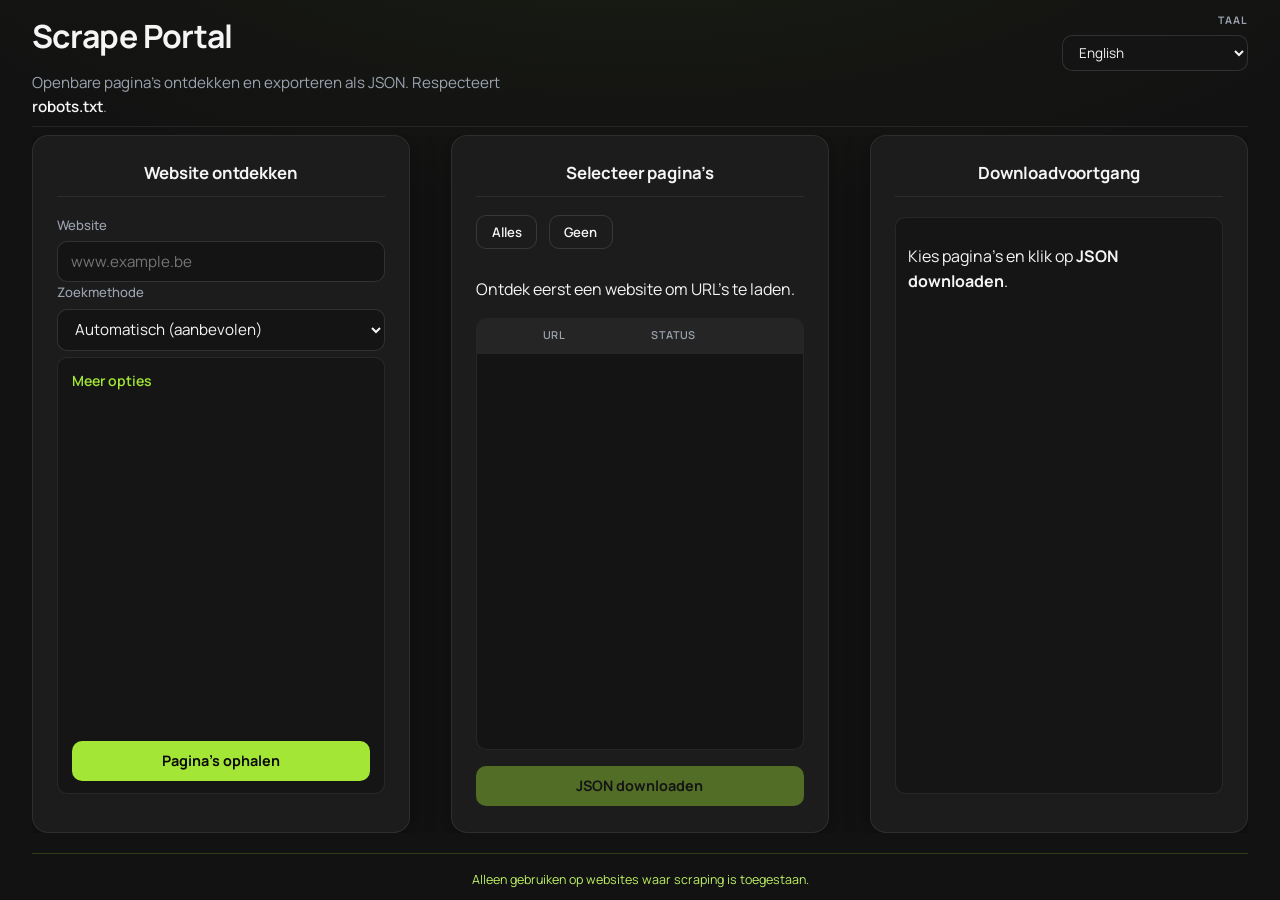
<file: public/index.html>
<!DOCTYPE html>
<html lang="nl">
<head>
  <meta charset="utf-8" />
  <meta name="viewport" content="width=device-width, initial-scale=1" />
  <title>Scrape Portal — klantgerichte pagina’s</title>
  <link rel="preconnect" href="https://fonts.googleapis.com" />
  <link rel="preconnect" href="https://fonts.gstatic.com" crossorigin />
  <link href="https://fonts.googleapis.com/css2?family=Manrope:wght@400;500;600;700&display=swap" rel="stylesheet" />
  <link rel="stylesheet" href="/static/style.css?v=20260806b" />
  <script>
    (function () {
      function clearGoogTransCookies() {
        var host = location.hostname;
        var domains = ["", host, "." + host];
        var parts = host.split(".");
        if (parts.length > 2) {
          domains.push("." + parts.slice(-2).join("."));
        }
        var expire = "Thu, 01 Jan 1970 00:00:00 GMT";
        for (var i = 0; i < domains.length; i++) {
          var d = domains[i];
          var domainPart = d ? "; domain=" + d : "";
          document.cookie =
            "googtrans=; expires=" + expire + "; path=/" + domainPart;
          document.cookie =
            "googtrans=; expires=" + expire + "; path=/; max-age=0" + domainPart;
        }
      }
      window.__clearGoogTransCookies = clearGoogTransCookies;
      try {
        var preferNl = sessionStorage.getItem("langPreference") === "nl";
        var forceOff = window.location.search.indexOf("notranslate=1") !== -1;
        if (preferNl || forceOff) {
          clearGoogTransCookies();
        }
        if (forceOff) {
          sessionStorage.setItem("langPreference", "nl");
          sessionStorage.removeItem("langAutoDetected");
          sessionStorage.removeItem("scrape_portal_auto_reload");
        }
      } catch (e) {}
    })();
  </script>
</head>
<body>
  <div id="translation-loader" class="translation-loader" hidden aria-live="polite">
    <p class="translation-loader__text">Vertalen…</p>
  </div>

  <div class="app-shell">
    <div class="wrap">
    <header class="site-header">
      <div class="site-header__main">
        <h1>Scrape Portal</h1>
        <p class="lead">Openbare pagina’s ontdekken en exporteren als JSON. Respecteert <strong>robots.txt</strong>.</p>
      </div>
      <div class="translate-block">
        <label for="customLanguageSelect" class="translate-label">Taal</label>
        <select id="customLanguageSelect" class="translate-slot" autocomplete="off">
          <option value="">Nederlands (origineel)</option>
          <option value="en">English</option>
          <option value="de">Deutsch</option>
          <option value="fr">Français</option>
          <option value="es">Español</option>
          <option value="it">Italiano</option>
          <option value="pt">Português</option>
          <option value="pl">Polski</option>
          <option value="tl">Filipino / Tagalog</option>
          <option value="sv">Svenska</option>
          <option value="da">Dansk</option>
          <option value="no">Norsk</option>
          <option value="fi">Suomi</option>
          <option value="cs">Čeština</option>
          <option value="hu">Magyar</option>
          <option value="ro">Română</option>
          <option value="bg">Български</option>
          <option value="el">Ελληνικά</option>
          <option value="tr">Türkçe</option>
          <option value="ar">العربية</option>
          <option value="hi">हिन्दी</option>
          <option value="ja">日本語</option>
          <option value="ko">한국어</option>
          <option value="zh-CN">中文 (简体)</option>
          <option value="zh-TW">中文 (繁體)</option>
          <option value="vi">Tiếng Việt</option>
          <option value="th">ไทย</option>
          <option value="id">Bahasa Indonesia</option>
          <option value="ms">Bahasa Melayu</option>
          <option value="ru">Русский</option>
          <option value="uk">Українська</option>
        </select>
        <!-- Widget blijft in DOM voor select.goog-te-combo; volledig verborgen via CSS -->
        <div id="google_translate_element" aria-hidden="true"></div>
      </div>
    </header>

    <div class="steps-columns">
    <section class="card card--discover" id="step-discover">
      <h2>Website ontdekken</h2>
      <form id="form-discover" aria-busy="false">
        <label>
          Website
          <input
            type="text"
            name="url"
            inputmode="url"
            autocomplete="url"
            spellcheck="false"
            placeholder="www.example.be"
            required
          />
        </label>
        <label>
          Zoekmethode
          <select name="mode">
            <option value="auto">Automatisch (aanbevolen)</option>
            <option value="sitemap">Sitemap</option>
            <option value="crawl">Links volgen</option>
          </select>
        </label>

        <div class="discover-panel">
          <details class="advanced">
            <summary>Meer opties</summary>
            <div class="row">
              <label>
                Crawl-diepte
                <input type="number" name="crawl_depth" value="2" min="0" max="4" />
              </label>
              <label>
                Max. pagina’s
                <input type="number" name="crawl_max_pages" value="400" min="10" max="5000" />
              </label>
            </div>
          </details>

          <button type="submit" id="btn-discover">Pagina’s ophalen</button>
        </div>
      </form>
      <p id="discover-status" class="status discover-status--tail" aria-live="polite"></p>
    </section>

    <section class="card card--pick" id="step-pick">
      <h2>Selecteer pagina’s</h2>
      <div class="toolbar">
        <button type="button" id="btn-sel-all">Alles</button>
        <button type="button" id="btn-sel-none">Geen</button>
        <span id="count-label" class="toolbar-count"></span>
      </div>
      <p id="pick-empty-hint" class="empty-state">Ontdek eerst een website om URL’s te laden.</p>
      <div class="table-wrap">
        <table>
          <thead>
            <tr>
              <th></th>
              <th>URL</th>
              <th>Status</th>
            </tr>
          </thead>
          <tbody id="url-rows"></tbody>
        </table>
      </div>
      <input type="hidden" id="base-url" />
      <button type="button" id="btn-scrape" disabled>JSON downloaden</button>
    </section>

    <section class="card card--download" id="step-download" aria-labelledby="step-download-title">
      <h2 id="step-download-title">Downloadvoortgang</h2>
      <div class="download-body">
        <p id="download-idle-hint" class="empty-state">Kies pagina’s en klik op <strong>JSON downloaden</strong>.</p>
        <div id="download-progress-block" class="download-progress-block" hidden>
          <div class="download-progress__label">
            <span class="download-progress__title">Voortgang</span>
            <span id="download-progress-pct" class="download-progress__pct notranslate" translate="no">0%</span>
          </div>
          <div
            id="download-progress-bar"
            class="download-progress"
            role="progressbar"
            aria-valuemin="0"
            aria-valuemax="100"
            aria-valuenow="0"
            aria-label="Downloadvoortgang"
          >
            <div id="download-progress-fill" class="download-progress__fill"></div>
          </div>
        </div>
        <pre id="scrape-log" class="scrape-log scrape-log--flex notranslate" hidden aria-live="polite" translate="no"></pre>
      </div>
      <p id="scrape-status" class="status download-status--tail" aria-live="polite"></p>
    </section>
    </div>

    <footer>
      <p>Alleen gebruiken op websites waar scraping is toegestaan.</p>
    </footer>
    </div>
  </div>

  <script>
    var GT_INCLUDED =
      "en,de,fr,es,it,pt,pl,tl,sv,da,no,fi,cs,hu,ro,bg,el,tr,ar,hi,ja,ko,zh-CN,zh-TW,vi,th,id,ms,ru,uk";
    var LANG_PREF_KEY = "langPreference";

    function clearGoogTransCookies() {
      if (typeof window.__clearGoogTransCookies === "function") {
        window.__clearGoogTransCookies();
        return;
      }
      document.cookie = "googtrans=; expires=Thu, 01 Jan 1970 00:00:00 GMT; path=/; max-age=0";
    }

    function getLangPreference() {
      try {
        return sessionStorage.getItem(LANG_PREF_KEY);
      } catch (e) {
        return null;
      }
    }

    function setLangPreference(code) {
      try {
        sessionStorage.setItem(LANG_PREF_KEY, code || "nl");
        sessionStorage.setItem("langAutoDetected", "true");
      } catch (e) {}
    }

    function googleTranslateElementInit() {
      /* Original NL: do not mount the widget — leftover googtrans would flip back to EN. */
      if (getLangPreference() === "nl") {
        clearGoogTransCookies();
        return;
      }
      if (!window.google || !google.translate) return;
      new google.translate.TranslateElement(
        {
          pageLanguage: "nl",
          includedLanguages: GT_INCLUDED,
          autoDisplay: false
        },
        "google_translate_element"
      );
    }

    function getCookie(name) {
      var m = document.cookie.match(new RegExp("(^| )" + name + "=([^;]+)"));
      return m ? decodeURIComponent(m[2]) : null;
    }

    function showTranslationLoader() {
      var el = document.getElementById("translation-loader");
      if (el) {
        el.removeAttribute("hidden");
        el.style.display = "flex";
      }
    }

    function hideTranslationLoader() {
      var el = document.getElementById("translation-loader");
      if (el) {
        el.style.display = "none";
        el.setAttribute("hidden", "");
      }
    }

    function targetFromBrowser() {
      var raw = ((navigator.languages && navigator.languages[0]) || navigator.language || "nl").toLowerCase();
      if (raw === "nl" || raw.indexOf("nl-") === 0) return null;
      if (raw.indexOf("zh-") === 0) {
        if (raw.indexOf("tw") !== -1 || raw.indexOf("hk") !== -1 || raw.indexOf("mo") !== -1) return "zh-TW";
        return "zh-CN";
      }
      var two = raw.split("-")[0];
      if (two === "fil") return "tl";
      if (two === "nb" || two === "nn") return "no";
      var set = GT_INCLUDED.split(",");
      if (set.indexOf(two) !== -1) return two;
      if (set.indexOf(raw) !== -1) return raw;
      return "en";
    }

    function setGoogTransCookie(langCode) {
      var host = location.hostname;
      var value = "/nl/" + langCode;
      document.cookie =
        "googtrans=" + value + "; path=/; max-age=31536000; SameSite=Lax";
      if (host && host.indexOf(".") !== -1) {
        document.cookie =
          "googtrans=" +
          value +
          "; path=/; max-age=31536000; SameSite=Lax; domain=." +
          host.split(".").slice(-2).join(".");
      }
    }

    function triggerGoogleTranslation(langCode, attempt) {
      attempt = attempt || 0;
      if (!langCode) {
        setLangPreference("nl");
        clearGoogTransCookies();
        showTranslationLoader();
        location.reload();
        return;
      }
      setLangPreference(langCode);
      setGoogTransCookie(langCode);
      showTranslationLoader();
      var combo = document.querySelector("select.goog-te-combo");
      if (combo) {
        combo.value = langCode;
        combo.dispatchEvent(new Event("change"));
        setTimeout(hideTranslationLoader, 1200);
        return;
      }
      /* Widget was skipped while on original NL — reload so GT mounts with the cookie. */
      if (!window.google || !google.translate) {
        location.reload();
        return;
      }
      if (attempt < 40) {
        setTimeout(function () {
          triggerGoogleTranslation(langCode, attempt + 1);
        }, 500);
      } else {
        location.reload();
      }
    }

    document.addEventListener("DOMContentLoaded", function () {
      if (window.location.search.indexOf("notranslate=1") !== -1) {
        try {
          history.replaceState({}, "", window.location.pathname + window.location.hash);
        } catch (e) {}
        return;
      }

      var sel = document.getElementById("customLanguageSelect");
      if (!sel) return;

      var pref = getLangPreference();

      /* Explicit original: never re-apply auto English from a leftover googtrans cookie. */
      if (pref === "nl") {
        clearGoogTransCookies();
        sel.value = "";
      } else if (pref && pref !== "nl") {
        var opt = sel.querySelector('option[value="' + pref + '"]');
        if (opt) sel.value = pref;
        else sel.value = "";
      } else {
        var transCookie = getCookie("googtrans");
        if (transCookie) {
          var cur = transCookie.split("/").pop();
          if (cur && cur !== "nl") {
            var j;
            var found = false;
            for (j = 0; j < sel.options.length; j++) {
              if (sel.options[j].value === cur) {
                sel.selectedIndex = j;
                found = true;
                break;
              }
            }
            if (!found) sel.value = "";
            else setLangPreference(cur);
          } else {
            sel.value = "";
          }
        } else if (!sessionStorage.getItem("langAutoDetected")) {
          var tl = targetFromBrowser();
          if (!tl) {
            setLangPreference("nl");
          } else {
            var o = sel.querySelector('option[value="' + tl + '"]');
            if (o) {
              setLangPreference(tl);
              setGoogTransCookie(tl);
              showTranslationLoader();
              location.reload();
              return;
            }
            setLangPreference("nl");
          }
        }
      }

      sel.addEventListener("change", function () {
        triggerGoogleTranslation(this.value);
      });
    });
  </script>
  <script>
    (function () {
      if (getLangPreference() === "nl") return;
      var s = document.createElement("script");
      s.src =
        "https://translate.google.com/translate_a/element.js?cb=googleTranslateElementInit";
      s.async = true;
      document.body.appendChild(s);
    })();
  </script>
  <script src="/static/app.js?v=20260806b"></script>
</body>
</html>
</file>
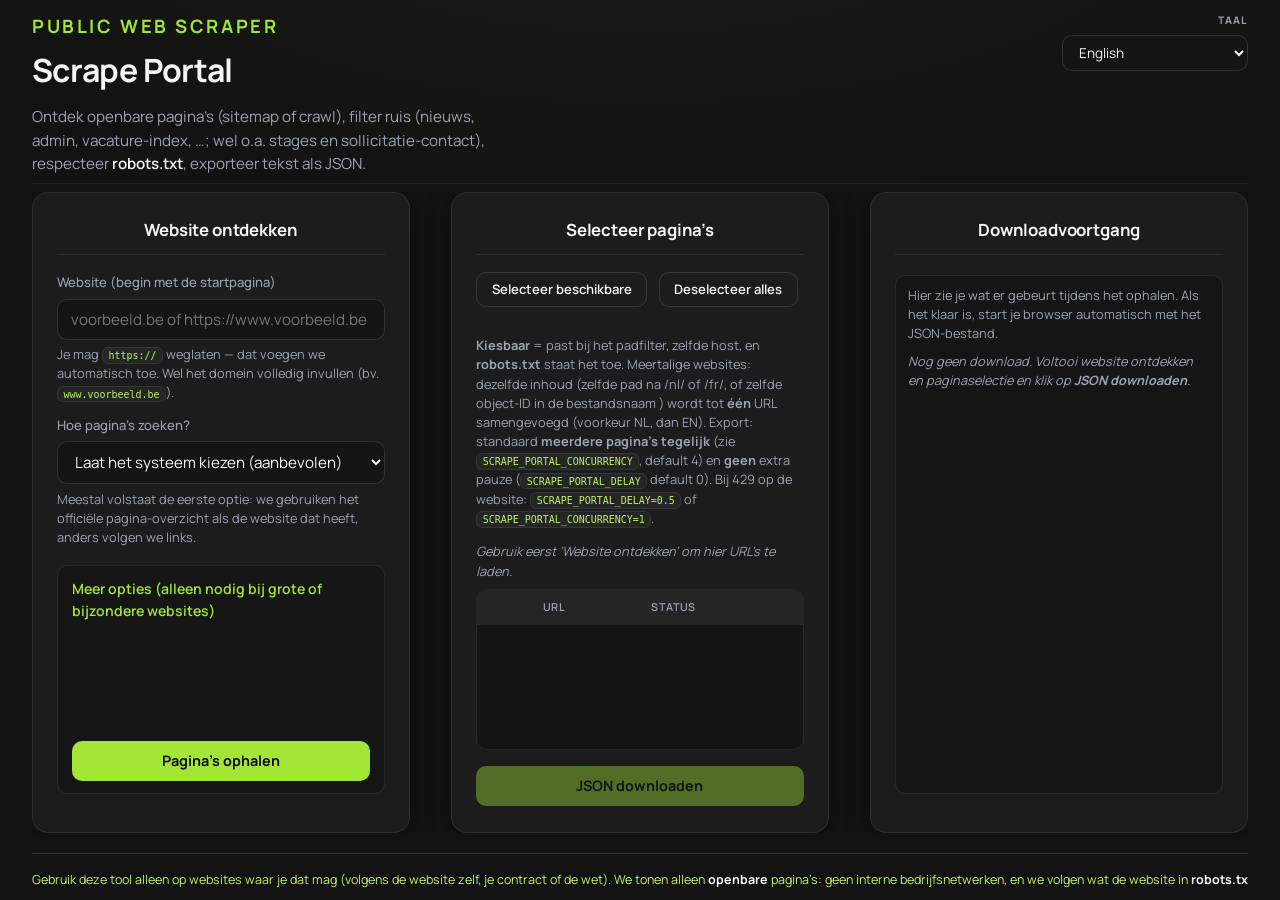
<file: static/index.html>
<!DOCTYPE html>
<html lang="nl">
<head>
  <meta charset="utf-8" />
  <meta name="viewport" content="width=device-width, initial-scale=1" />
  <title>Scrape Portal — klantgerichte pagina’s</title>
  <link rel="preconnect" href="https://fonts.googleapis.com" />
  <link rel="preconnect" href="https://fonts.gstatic.com" crossorigin />
  <link href="https://fonts.googleapis.com/css2?family=Manrope:wght@400;500;600;700&display=swap" rel="stylesheet" />
  <link rel="stylesheet" href="/static/style.css" />
  <script>
    (function () {
      if (window.location.search.indexOf("notranslate=1") === -1) return;
      try {
        document.cookie = "googtrans=; path=/; max-age=0";
        sessionStorage.removeItem("langAutoDetected");
        sessionStorage.removeItem("scrape_portal_auto_reload");
      } catch (e) {}
    })();
  </script>
</head>
<body>
  <div id="translation-loader" class="translation-loader" hidden aria-live="polite">
    <p class="translation-loader__text">Vertalen…</p>
  </div>

  <div class="app-shell">
    <div class="wrap">
    <header class="site-header">
      <div class="site-header__main">
        <p class="eyebrow">Public web scraper</p>
        <h1>Scrape Portal</h1>
        <p class="lead">
          Ontdek openbare pagina’s (sitemap of crawl), filter ruis (nieuws, admin, vacature-index, …; wel o.a. stages en sollicitatie-contact), respecteer <strong>robots.txt</strong>, exporteer tekst als JSON.
        </p>
      </div>
      <div class="translate-block">
        <label for="customLanguageSelect" class="translate-label">Taal</label>
        <select id="customLanguageSelect" class="translate-slot" autocomplete="off">
          <option value="">Nederlands (origineel)</option>
          <option value="en">English</option>
          <option value="de">Deutsch</option>
          <option value="fr">Français</option>
          <option value="es">Español</option>
          <option value="it">Italiano</option>
          <option value="pt">Português</option>
          <option value="pl">Polski</option>
          <option value="tl">Filipino / Tagalog</option>
          <option value="sv">Svenska</option>
          <option value="da">Dansk</option>
          <option value="no">Norsk</option>
          <option value="fi">Suomi</option>
          <option value="cs">Čeština</option>
          <option value="hu">Magyar</option>
          <option value="ro">Română</option>
          <option value="bg">Български</option>
          <option value="el">Ελληνικά</option>
          <option value="tr">Türkçe</option>
          <option value="ar">العربية</option>
          <option value="hi">हिन्दी</option>
          <option value="ja">日本語</option>
          <option value="ko">한국어</option>
          <option value="zh-CN">中文 (简体)</option>
          <option value="zh-TW">中文 (繁體)</option>
          <option value="vi">Tiếng Việt</option>
          <option value="th">ไทย</option>
          <option value="id">Bahasa Indonesia</option>
          <option value="ms">Bahasa Melayu</option>
          <option value="ru">Русский</option>
          <option value="uk">Українська</option>
        </select>
        <!-- Widget blijft in DOM voor select.goog-te-combo; volledig verborgen via CSS -->
        <div id="google_translate_element" aria-hidden="true"></div>
      </div>
    </header>

    <div class="steps-columns">
    <section class="card card--discover" id="step-discover">
      <h2>Website ontdekken</h2>
      <form id="form-discover" aria-busy="false">
        <label>
          Website (begin met de startpagina)
          <input
            type="text"
            name="url"
            inputmode="url"
            autocomplete="url"
            spellcheck="false"
            placeholder="voorbeeld.be of https://www.voorbeeld.be"
            required
            aria-describedby="hint-url"
          />
        </label>
        <p id="hint-url" class="hint">
          Je mag <code>https://</code> weglaten — dat voegen we automatisch toe. Wel het domein volledig invullen (bv. <code>www.voorbeeld.be</code>).
        </p>
        <label>
          Hoe pagina’s zoeken?
          <select name="mode" aria-describedby="hint-mode">
            <option value="auto">Laat het systeem kiezen (aanbevolen)</option>
            <option value="sitemap">Via het officiële overzicht van de website (sitemap)</option>
            <option value="crawl">Door op de website op links te klikken (als er geen overzicht is)</option>
          </select>
        </label>
        <p id="hint-mode" class="hint">
          Meestal volstaat de eerste optie: we gebruiken het officiële pagina-overzicht als de website dat heeft, anders volgen we links.
        </p>

        <div class="discover-panel">
          <details class="advanced">
            <summary>Meer opties (alleen nodig bij grote of bijzondere websites)</summary>
            <div class="row">
              <label>
                Hoe “diep” links volgen?
                <input type="number" name="crawl_depth" value="2" min="0" max="4" aria-describedby="hint-depth" />
              </label>
              <label>
                Maximaal aantal pagina’s in de lijst
                <input type="number" name="crawl_max_pages" value="400" min="10" max="5000" aria-describedby="hint-max" />
              </label>
            </div>
            <p id="hint-depth" class="hint">
              Alleen van belang als er <strong>geen</strong> officieel overzicht is en we links moeten volgen.
              <strong>0</strong> = alleen de startpagina.
              <strong>1</strong> = ook pagina’s die daar direct naartoe linken.
              <strong>2</strong> = nog één niveau verder (standaard). Hoger = trager, meer pagina’s.
            </p>
            <p id="hint-max" class="hint">
              We stoppen met verzamelen zodra dit aantal is bereikt, zodat het snel blijft. Verhoog alleen als je website heel veel openbare pagina’s heeft.
            </p>
          </details>

          <button type="submit" id="btn-discover">Pagina’s ophalen</button>
        </div>
      </form>
      <p id="discover-status" class="status discover-status--tail" aria-live="polite"></p>
    </section>

    <section class="card card--pick" id="step-pick">
      <h2>Selecteer pagina’s</h2>
      <div class="toolbar">
        <button type="button" id="btn-sel-all">Selecteer beschikbare</button>
        <button type="button" id="btn-sel-none">Deselecteer alles</button>
        <span id="count-label"></span>
      </div>
      <p class="hint">
        <strong>Kiesbaar</strong> = past bij het padfilter, zelfde host, en <strong>robots.txt</strong> staat het toe.
        Meertalige websites: dezelfde inhoud (zelfde pad na /nl/ of /fr/, of zelfde object-ID in de bestandsnaam ) wordt tot <strong>één</strong> URL samengevoegd (voorkeur NL, dan EN).
        Export: standaard <strong>meerdere pagina’s tegelijk</strong> (zie <code>SCRAPE_PORTAL_CONCURRENCY</code>, default 4) en <strong>geen</strong> extra pauze (<code>SCRAPE_PORTAL_DELAY</code> default 0).
        Bij 429 op de website: <code>SCRAPE_PORTAL_DELAY=0.5</code> of <code>SCRAPE_PORTAL_CONCURRENCY=1</code>.
      </p>
      <p id="pick-empty-hint" class="hint pick-empty-hint">Gebruik eerst ‘Website ontdekken’ om hier URL’s te laden.</p>
      <div class="table-wrap">
        <table>
          <thead>
            <tr>
              <th></th>
              <th>URL</th>
              <th>Status</th>
            </tr>
          </thead>
          <tbody id="url-rows"></tbody>
        </table>
      </div>
      <input type="hidden" id="base-url" />
      <button type="button" id="btn-scrape" disabled>JSON downloaden</button>
    </section>

    <section class="card card--download" id="step-download" aria-labelledby="step-download-title">
      <h2 id="step-download-title">Downloadvoortgang</h2>
      <div class="download-body">
        <p class="hint hint--download">
          Hier zie je wat er gebeurt tijdens het ophalen. Als het klaar is, start je browser automatisch met het JSON-bestand.
        </p>
        <p id="download-idle-hint" class="hint pick-empty-hint">Nog geen download. Voltooi website ontdekken en paginaselectie en klik op <strong>JSON downloaden</strong>.</p>
        <div id="download-progress-block" class="download-progress-block" hidden>
          <div class="download-progress__label">
            <span class="download-progress__title">Voortgang</span>
            <span id="download-progress-pct" class="download-progress__pct">0%</span>
          </div>
          <div
            id="download-progress-bar"
            class="download-progress"
            role="progressbar"
            aria-valuemin="0"
            aria-valuemax="100"
            aria-valuenow="0"
            aria-label="Downloadvoortgang"
          >
            <div id="download-progress-fill" class="download-progress__fill"></div>
          </div>
        </div>
        <pre id="scrape-log" class="scrape-log scrape-log--flex" hidden aria-live="polite"></pre>
      </div>
      <p id="scrape-status" class="status download-status--tail" aria-live="polite"></p>
    </section>
    </div>

    <footer>
      <p>
        Gebruik deze tool alleen op websites waar je dat mag (volgens de website zelf, je contract of de wet).
        We tonen alleen <strong>openbare</strong> pagina’s: geen interne bedrijfsnetwerken, en we volgen wat de website in
        <strong>robots.txt</strong> toestaat. Pagina’s achter <strong>inloggen</strong> of een <strong>betaalmuur</strong> kunnen hier niet worden opgehaald.
      </p>
    </footer>
    </div>
  </div>

  <script>
    var GT_INCLUDED =
      "en,de,fr,es,it,pt,pl,tl,sv,da,no,fi,cs,hu,ro,bg,el,tr,ar,hi,ja,ko,zh-CN,zh-TW,vi,th,id,ms,ru,uk";

    function googleTranslateElementInit() {
      if (!window.google || !google.translate) return;
      new google.translate.TranslateElement(
        {
          pageLanguage: "nl",
          includedLanguages: GT_INCLUDED,
          autoDisplay: false
        },
        "google_translate_element"
      );
    }

    function getCookie(name) {
      var m = document.cookie.match(new RegExp("(^| )" + name + "=([^;]+)"));
      return m ? m[2] : null;
    }

    function showTranslationLoader() {
      var el = document.getElementById("translation-loader");
      if (el) {
        el.removeAttribute("hidden");
        el.style.display = "flex";
      }
    }

    function hideTranslationLoader() {
      var el = document.getElementById("translation-loader");
      if (el) {
        el.style.display = "none";
        el.setAttribute("hidden", "");
      }
    }

    function targetFromBrowser() {
      var raw = ((navigator.languages && navigator.languages[0]) || navigator.language || "nl").toLowerCase();
      if (raw === "nl" || raw.indexOf("nl-") === 0) return null;
      if (raw.indexOf("zh-") === 0) {
        if (raw.indexOf("tw") !== -1 || raw.indexOf("hk") !== -1 || raw.indexOf("mo") !== -1) return "zh-TW";
        return "zh-CN";
      }
      var two = raw.split("-")[0];
      if (two === "fil") return "tl";
      if (two === "nb" || two === "nn") return "no";
      var set = GT_INCLUDED.split(",");
      if (set.indexOf(two) !== -1) return two;
      if (set.indexOf(raw) !== -1) return raw;
      return "en";
    }

    function triggerGoogleTranslation(langCode, attempt) {
      attempt = attempt || 0;
      if (!langCode) {
        document.cookie = "googtrans=; path=/; max-age=0";
        try {
          sessionStorage.removeItem("langAutoDetected");
        } catch (e) {}
        showTranslationLoader();
        location.reload();
        return;
      }
      showTranslationLoader();
      var combo = document.querySelector("select.goog-te-combo");
      if (combo) {
        combo.value = langCode;
        combo.dispatchEvent(new Event("change"));
        setTimeout(hideTranslationLoader, 1200);
      } else if (attempt < 40) {
        setTimeout(function () {
          triggerGoogleTranslation(langCode, attempt + 1);
        }, 500);
      } else {
        hideTranslationLoader();
      }
    }

    document.addEventListener("DOMContentLoaded", function () {
      if (window.location.search.indexOf("notranslate=1") !== -1) {
        try {
          history.replaceState({}, "", window.location.pathname + window.location.hash);
        } catch (e) {}
        return;
      }

      var sel = document.getElementById("customLanguageSelect");
      if (!sel) return;

      var transCookie = getCookie("googtrans");
      if (transCookie) {
        var cur = transCookie.split("/").pop();
        if (cur && cur !== "nl") {
          var j;
          var found = false;
          for (j = 0; j < sel.options.length; j++) {
            if (sel.options[j].value === cur) {
              sel.selectedIndex = j;
              found = true;
              break;
            }
          }
          if (!found) sel.value = "";
        } else {
          sel.value = "";
        }
      } else if (!sessionStorage.getItem("langAutoDetected")) {
        var tl = targetFromBrowser();
        if (!tl) {
          sessionStorage.setItem("langAutoDetected", "true");
        } else {
          var o = sel.querySelector('option[value="' + tl + '"]');
          if (o) {
            document.cookie =
              "googtrans=/nl/" +
              tl +
              ";path=/;max-age=31536000;SameSite=Lax";
            sessionStorage.setItem("langAutoDetected", "true");
            showTranslationLoader();
            location.reload();
          } else {
            sessionStorage.setItem("langAutoDetected", "true");
          }
        }
      }

      sel.addEventListener("change", function () {
        triggerGoogleTranslation(this.value);
      });
    });
  </script>
  <script src="https://translate.google.com/translate_a/element.js?cb=googleTranslateElementInit"></script>
  <script src="/static/app.js"></script>
</body>
</html>
</file>
<file: static/style.css>
/* Scrape Portal — dark theme dark UI (charcoal + lime accent) */
:root {
  --bg: #121212;
  --surface: #1c1c1c;
  --surface-hover: #252525;
  --surface-input: #141414;
  --text: #f5f5f5;
  --muted: #9ca3af;
  --accent: #a3e635;
  --accent-hover: #bef264;
  --accent-muted: rgba(163, 230, 53, 0.15);
  --ok: #86efac;
  --bad: #fb7185;
  --border: rgba(255, 255, 255, 0.08);
  --border-strong: rgba(255, 255, 255, 0.12);
  --radius-sm: 10px;
  --radius-md: 14px;
  --radius-lg: 16px;
  --font: "Manrope", system-ui, -apple-system, sans-serif;
  --shadow-card: 0 4px 24px rgba(0, 0, 0, 0.35);
}

* {
  box-sizing: border-box;
}

html {
  height: 100%;
}

body {
  margin: 0;
  top: 0 !important;
  margin-top: 0 !important;
  padding-top: 0 !important;
  font-family: var(--font);
  background: var(--bg);
  color: var(--text);
  line-height: 1.55;
  height: 100%;
  max-height: 100dvh;
  overflow: hidden;
  -webkit-font-smoothing: antialiased;
}

.app-shell {
  height: 100%;
  min-height: 100dvh;
  max-height: 100dvh;
  display: flex;
  flex-direction: column;
  overflow: hidden;
  background: var(--bg);
  background-image: radial-gradient(
    ellipse 120% 80% at 50% -20%,
    rgba(163, 230, 53, 0.06) 0%,
    transparent 55%
  );
}

.wrap {
  flex: 1;
  display: flex;
  flex-direction: column;
  min-height: 0;
  /* ~25% breder t.o.v. vorige 1440px-cap */
  max-width: min(100%, 1800px);
  margin: 0 auto;
  width: 100%;
  padding: 0.75rem clamp(1rem, 2.5vw, 2rem) 0.65rem;
  box-sizing: border-box;
  overflow: hidden;
}

.site-header {
  flex-shrink: 0;
  display: flex;
  flex-wrap: wrap;
  align-items: flex-start;
  justify-content: space-between;
  gap: 1rem 1.5rem;
  padding-bottom: 0.45rem;
  margin-bottom: 0.5rem;
  border-bottom: 1px solid var(--border);
}

/* Drie panelen naast elkaar: 1 | 2 | 3 (download rechts van select) */
.steps-columns {
  flex: 1;
  min-height: 0;
  display: grid;
  grid-template-columns: 1fr;
  gap: 1.25rem;
  align-items: stretch;
  overflow: hidden;
}

@media (min-width: 961px) {
  .steps-columns {
    grid-template-columns: repeat(3, minmax(0, 1fr));
    /* Meer ruimte tussen de kolommen (links–rechts) */
    gap: clamp(1.75rem, 3.25vw, 3rem);
  }
}

.steps-columns > #step-discover,
.steps-columns > #step-pick,
.steps-columns > #step-download {
  height: 100%;
  min-height: 0;
}

/* Discover + download: vul kolomhoogte (naast lange middenkolom) */
#step-discover {
  display: flex;
  flex-direction: column;
  min-height: 0;
}

#step-discover > h2 {
  flex-shrink: 0;
}

#form-discover {
  flex: 1;
  min-height: 0;
  display: flex;
  flex-direction: column;
}

#form-discover > label,
#form-discover > .hint {
  flex-shrink: 0;
}

.discover-panel {
  flex: 1;
  min-height: 0;
  display: flex;
  flex-direction: column;
  gap: 0.75rem;
  margin-top: 0.35rem;
  padding: 0.75rem 0.85rem;
  border-radius: var(--radius-sm);
  border: 1px solid var(--border);
  background: rgba(0, 0, 0, 0.22);
}

.discover-panel .advanced {
  flex: 1;
  min-height: 0;
  overflow: auto;
  margin: 0;
  padding: 0;
  background: transparent;
  border: none;
  border-radius: 0;
}

.discover-panel #btn-discover {
  margin-top: 0;
  flex-shrink: 0;
  align-self: stretch;
}

.discover-status--tail {
  flex-shrink: 0;
  margin-top: 0.5rem;
  margin-bottom: 0;
}

#step-download {
  display: flex;
  flex-direction: column;
  min-height: 0;
}

#step-download > h2 {
  flex-shrink: 0;
}

.download-body {
  flex: 1;
  min-height: 0;
  display: flex;
  flex-direction: column;
  margin-top: 0.15rem;
  padding: 0.65rem 0.75rem;
  border-radius: var(--radius-sm);
  border: 1px solid var(--border);
  background: rgba(0, 0, 0, 0.22);
}

.download-body .hint--download {
  margin-top: 0;
  margin-bottom: 0.35rem;
}

.download-body .pick-empty-hint {
  margin-bottom: 0;
  flex-shrink: 0;
}

.download-progress-block {
  flex-shrink: 0;
  margin-top: 0.5rem;
  margin-bottom: 0.35rem;
  padding: 0.55rem 0.65rem 0.6rem;
  border-radius: var(--radius-sm);
  background: rgba(0, 0, 0, 0.4);
  border: 1px solid var(--border-strong);
  transition: border-color 0.25s ease, box-shadow 0.25s ease;
}

.download-progress-block--active {
  border-color: rgba(163, 230, 53, 0.4);
  box-shadow: 0 0 0 1px rgba(163, 230, 53, 0.12);
}

.download-progress__label {
  display: flex;
  justify-content: space-between;
  align-items: baseline;
  gap: 0.75rem;
  margin-bottom: 0.4rem;
}

.download-progress__title {
  font-size: 0.68rem;
  font-weight: 700;
  letter-spacing: 0.08em;
  text-transform: uppercase;
  color: var(--muted);
}

.download-progress__pct {
  font-size: 0.95rem;
  font-weight: 800;
  font-variant-numeric: tabular-nums;
  color: var(--accent);
  letter-spacing: -0.02em;
}

.download-progress {
  position: relative;
  height: 0.5rem;
  border-radius: 999px;
  background: #0a0a0a;
  border: 1px solid var(--border);
  overflow: hidden;
}

.download-progress__fill {
  height: 100%;
  width: 0%;
  border-radius: inherit;
  background: linear-gradient(
    90deg,
    #86efac 0%,
    var(--accent) 42%,
    #d9f99d 100%
  );
  box-shadow: 0 0 14px rgba(163, 230, 53, 0.45);
  transition: width 0.18s ease-out;
}

.download-progress--error .download-progress__fill {
  background: linear-gradient(90deg, #fb7185, #f97316);
  box-shadow: 0 0 12px rgba(251, 113, 133, 0.35);
}

.download-progress--error {
  border-color: rgba(251, 113, 133, 0.45);
}

.download-body .scrape-log--flex:not([hidden]) {
  flex: 1;
  min-height: 0;
  max-height: none !important;
  margin-top: 0.5rem;
}

.download-status--tail {
  flex-shrink: 0;
  margin-top: 0.5rem;
  margin-bottom: 0;
}

@media (max-width: 960px) {
  body {
    max-height: none;
    height: auto;
    min-height: 100dvh;
    overflow: auto;
  }

  .app-shell {
    max-height: none;
    height: auto;
    min-height: 100dvh;
    overflow: visible;
  }

  .wrap {
    overflow: visible;
  }

  .steps-columns {
    overflow: visible;
    grid-template-columns: 1fr;
  }
}

.site-header__main {
  flex: 1 1 16rem;
  min-width: 0;
}

.eyebrow {
  margin: 0 0 0.35rem;
  /* Below header h1: clamp(1.65rem, 4vw, 2rem) */
  font-size: clamp(0.95rem, 2.2vw, 1.15rem);
  font-weight: 700;
  letter-spacing: 0.14em;
  text-transform: uppercase;
  color: var(--accent);
}

.translate-block {
  flex: 0 0 auto;
  max-width: min(18rem, 100%);
  text-align: right;
}

.translate-label {
  display: block;
  font-size: 0.65rem;
  font-weight: 700;
  color: var(--muted);
  letter-spacing: 0.1em;
  text-transform: uppercase;
  margin-bottom: 0.4rem;
}

.translate-slot {
  width: 100%;
  font-size: 0.85rem;
  font-family: var(--font);
  background: var(--surface-input);
  color: var(--text);
  border: 1px solid var(--border-strong);
  border-radius: var(--radius-sm);
  padding: 0.45rem 0.75rem;
  transition: border-color 0.15s ease, box-shadow 0.15s ease;
}

.translate-slot:hover,
.translate-slot:focus {
  border-color: rgba(163, 230, 53, 0.35);
  outline: none;
}

.translate-slot:focus {
  box-shadow: 0 0 0 3px var(--accent-muted);
}

/* Hidden Google widget */
#google_translate_element,
.skiptranslate iframe,
.goog-te-banner-frame,
.goog-logo-link,
#goog-gt-tt,
.goog-te-balloon-frame,
iframe.goog-te-banner-frame {
  display: none !important;
  visibility: hidden !important;
  height: 0 !important;
  width: 0 !important;
  max-height: 0 !important;
  overflow: hidden !important;
  border: 0 !important;
}

/* Google Translate: phrase hover / highlight (inline styles need !important) */
.goog-text-highlight,
.goog-text-highlight:hover,
.goog-text-highlight:focus,
.goog-text-highlight:active,
span.goog-text-highlight,
a.goog-text-highlight {
  background: transparent !important;
  background-color: transparent !important;
  box-shadow: none !important;
  border: none !important;
}

/* Google wraps segments in <font> — kill hover/tap tint */
font {
  background: transparent !important;
  background-color: transparent !important;
  box-shadow: none !important;
}

/* No first-party links in markup; Translate injects <a> for “original” — avoid blue/link hover */
.app-shell a {
  color: inherit;
  text-decoration: none;
}

.app-shell a:hover,
.app-shell a:focus,
.app-shell a:active,
.app-shell a:visited {
  color: inherit;
  text-decoration: none;
  background: transparent !important;
  background-color: transparent !important;
  box-shadow: none !important;
}

.translation-loader {
  position: fixed;
  inset: 0;
  z-index: 99999;
  display: none;
  align-items: center;
  justify-content: center;
  background: rgba(18, 18, 18, 0.88);
  backdrop-filter: blur(8px);
}

.translation-loader__text {
  margin: 0;
  font-size: 1.05rem;
  font-weight: 600;
  font-family: var(--font);
  color: var(--text);
  padding: 1rem 1.5rem;
  border: 1px solid var(--border-strong);
  border-radius: var(--radius-md);
  background: var(--surface);
  box-shadow: var(--shadow-card);
}

.translation-loader__text::before {
  content: "";
  display: inline-block;
  width: 0.5rem;
  height: 0.5rem;
  margin-right: 0.6rem;
  border-radius: 50%;
  background: var(--accent);
  vertical-align: middle;
  animation: pulse-dot 1.2s ease-in-out infinite;
}

@keyframes pulse-dot {
  0%,
  100% {
    opacity: 1;
  }
  50% {
    opacity: 0.35;
  }
}

header h1 {
  font-weight: 700;
  font-size: clamp(1.65rem, 4vw, 2rem);
  margin: 0 0 0.6rem;
  letter-spacing: -0.02em;
}

.lead {
  color: var(--muted);
  margin: 0;
  font-size: 0.95rem;
  max-width: 52ch;
}

.lead strong {
  color: var(--text);
  font-weight: 600;
}

.hint {
  font-size: 0.8rem;
  color: var(--muted);
  margin: 0.35rem 0 0.75rem;
  line-height: 1.5;
}

.pick-empty-hint {
  margin: 0.15rem 0 0.5rem;
  font-style: italic;
  color: var(--muted);
}

.hint code {
  font-size: 0.78em;
  padding: 0.12rem 0.35rem;
  border-radius: 6px;
  background: var(--surface-hover);
  border: 1px solid var(--border);
  color: var(--accent-hover);
}

.advanced {
  margin: 1rem 0;
  padding: 1rem 1.1rem;
  background: var(--surface-input);
  border: 1px solid var(--border);
  border-radius: var(--radius-md);
}

.advanced summary {
  cursor: pointer;
  font-size: 0.88rem;
  color: var(--accent);
  font-weight: 600;
  list-style: none;
}

.advanced summary::-webkit-details-marker {
  display: none;
}

.advanced[open] summary {
  margin-bottom: 0.75rem;
}

.advanced .row {
  margin-top: 0.5rem;
}

.card {
  background: var(--surface);
  border: 1px solid var(--border);
  border-radius: var(--radius-lg);
  padding: 1.5rem 1.5rem 1.65rem;
  margin-top: 0;
  box-shadow: var(--shadow-card);
}

.card--discover,
.card--pick,
.card--download {
  display: flex;
  flex-direction: column;
  min-height: 0;
  max-height: 100%;
}

.card--discover {
  overflow: auto;
}

.card--pick,
.card--download {
  overflow: hidden;
}

.card h2 {
  margin: 0 0 1.1rem;
  font-size: 1.05rem;
  font-weight: 700;
  letter-spacing: -0.01em;
  padding-bottom: 0.65rem;
  border-bottom: 1px solid var(--border);
  color: var(--text);
  flex-shrink: 0;
  text-align: center;
}

.hidden {
  display: none;
}

label {
  display: flex;
  flex-direction: column;
  gap: 0.4rem;
  font-size: 0.82rem;
  font-weight: 500;
  color: var(--muted);
}

input[type="url"],
input[type="number"],
input[type="text"],
select {
  font-family: var(--font);
  background: var(--surface-input);
  border: 1px solid var(--border-strong);
  color: var(--text);
  padding: 0.55rem 0.8rem;
  border-radius: var(--radius-sm);
  font-size: 0.95rem;
  transition: border-color 0.15s ease, box-shadow 0.15s ease;
}

input[type="url"]:hover,
input[type="number"]:hover,
input[type="text"]:hover,
select:hover {
  border-color: rgba(255, 255, 255, 0.16);
}

input[type="url"]:focus,
input[type="number"]:focus,
input[type="text"]:focus,
select:focus {
  outline: none;
  border-color: rgba(163, 230, 53, 0.45);
  box-shadow: 0 0 0 3px var(--accent-muted);
}

.row {
  display: grid;
  grid-template-columns: repeat(auto-fit, minmax(160px, 1fr));
  gap: 1rem;
  margin-top: 1rem;
}

button {
  font-family: var(--font);
  background: var(--accent);
  color: #0a0a0a;
  border: none;
  padding: 0.65rem 1.35rem;
  border-radius: var(--radius-sm);
  font-weight: 700;
  font-size: 0.9rem;
  cursor: pointer;
  margin-top: 1rem;
  transition: background 0.15s ease, transform 0.1s ease;
}

button:hover:not(:disabled) {
  background: var(--accent-hover);
}

button:active:not(:disabled) {
  transform: scale(0.98);
}

button:focus-visible {
  outline: none;
  box-shadow: 0 0 0 3px var(--accent-muted);
}

button:disabled {
  opacity: 0.4;
  cursor: not-allowed;
}

.toolbar {
  display: flex;
  flex-wrap: wrap;
  align-items: center;
  gap: 0.75rem;
  margin-bottom: 0.75rem;
  flex-shrink: 0;
}

.toolbar button {
  margin-top: 0;
  background: transparent;
  color: var(--text);
  border: 1px solid var(--border-strong);
  font-weight: 600;
  font-size: 0.82rem;
  padding: 0.45rem 0.9rem;
}

.toolbar button:hover:not(:disabled) {
  background: var(--surface-hover);
  border-color: rgba(163, 230, 53, 0.35);
  color: var(--text);
}

#btn-scrape {
  margin-top: 1rem;
  flex-shrink: 0;
}

.card--pick .table-wrap {
  flex: 1;
  min-height: 10rem;
}

.table-wrap {
  overflow: auto;
  border: 1px solid var(--border);
  border-radius: var(--radius-sm);
  background: var(--surface-input);
  -webkit-overflow-scrolling: touch;
}

table {
  width: 100%;
  border-collapse: collapse;
  font-size: 0.78rem;
}

th,
td {
  text-align: left;
  padding: 0.55rem 0.7rem;
  border-bottom: 1px solid var(--border);
  vertical-align: top;
}

th {
  background: var(--surface-hover);
  position: sticky;
  top: 0;
  font-weight: 600;
  color: var(--muted);
  text-transform: uppercase;
  letter-spacing: 0.04em;
  font-size: 0.68rem;
}

tr:hover td {
  background: rgba(163, 230, 53, 0.04);
}

td.url-cell {
  word-break: break-all;
}

td.reason {
  color: var(--muted);
  white-space: nowrap;
}

td.reason.bad {
  color: var(--bad);
}

td.reason.ok {
  color: var(--ok);
}

.status {
  margin-top: 0.75rem;
  font-size: 0.88rem;
  color: var(--muted);
}

.status.error {
  color: var(--bad);
}

.status.status-loading {
  display: flex;
  align-items: flex-start;
  gap: 0.75rem;
  color: var(--text);
}

.status.status-loading strong {
  color: var(--accent);
  font-variant-numeric: tabular-nums;
}

.scrape-log {
  display: block;
  margin-top: 0.75rem;
  padding: 0.85rem 1rem;
  max-height: 300px;
  flex-shrink: 0;
  overflow: auto;
  background: #0a0a0a;
  border: 1px solid var(--border);
  border-radius: var(--radius-sm);
  font-family: ui-monospace, "Cascadia Code", "Consolas", monospace;
  font-size: 0.72rem;
  line-height: 1.45;
  white-space: pre-wrap;
  word-break: break-all;
  color: #a1a1aa;
}

/* [hidden] moet winnen — anders toont leeg zwart vak (display:block overschrijft) */
.scrape-log[hidden] {
  display: none !important;
}

.scrape-log .ok {
  color: var(--ok);
}

.scrape-log .fail {
  color: var(--bad);
}

.scrape-log > div {
  margin-bottom: 0.1rem;
}

.scrape-log .scrape-meta {
  color: var(--muted);
  font-size: 0.72rem;
  margin-bottom: 0.5rem;
  line-height: 1.4;
  max-width: 100%;
}

.spinner {
  width: 1.25rem;
  height: 1.25rem;
  border: 2.5px solid var(--border);
  border-top-color: var(--accent);
  border-radius: 50%;
  animation: spin 0.85s linear infinite;
  flex-shrink: 0;
  margin-top: 0.12rem;
}

@keyframes spin {
  to {
    transform: rotate(360deg);
  }
}

footer {
  flex-shrink: 0;
  margin-top: 1.25rem;
  padding-top: 1rem;
  border-top: 1px solid rgba(163, 230, 53, 0.2);
  font-size: 0.78rem;
  color: var(--accent-hover);
  line-height: 1.55;
  text-align: center;
  white-space: nowrap;
  overflow-x: auto;
  overflow-y: hidden;
  max-width: 100%;
  -webkit-overflow-scrolling: touch;
}

footer p {
  margin: 0;
}

footer strong {
  color: var(--text);
  font-weight: 700;
}

input[type="checkbox"]:disabled {
  cursor: not-allowed;
}

input[type="checkbox"] {
  accent-color: var(--accent);
}
</file>
